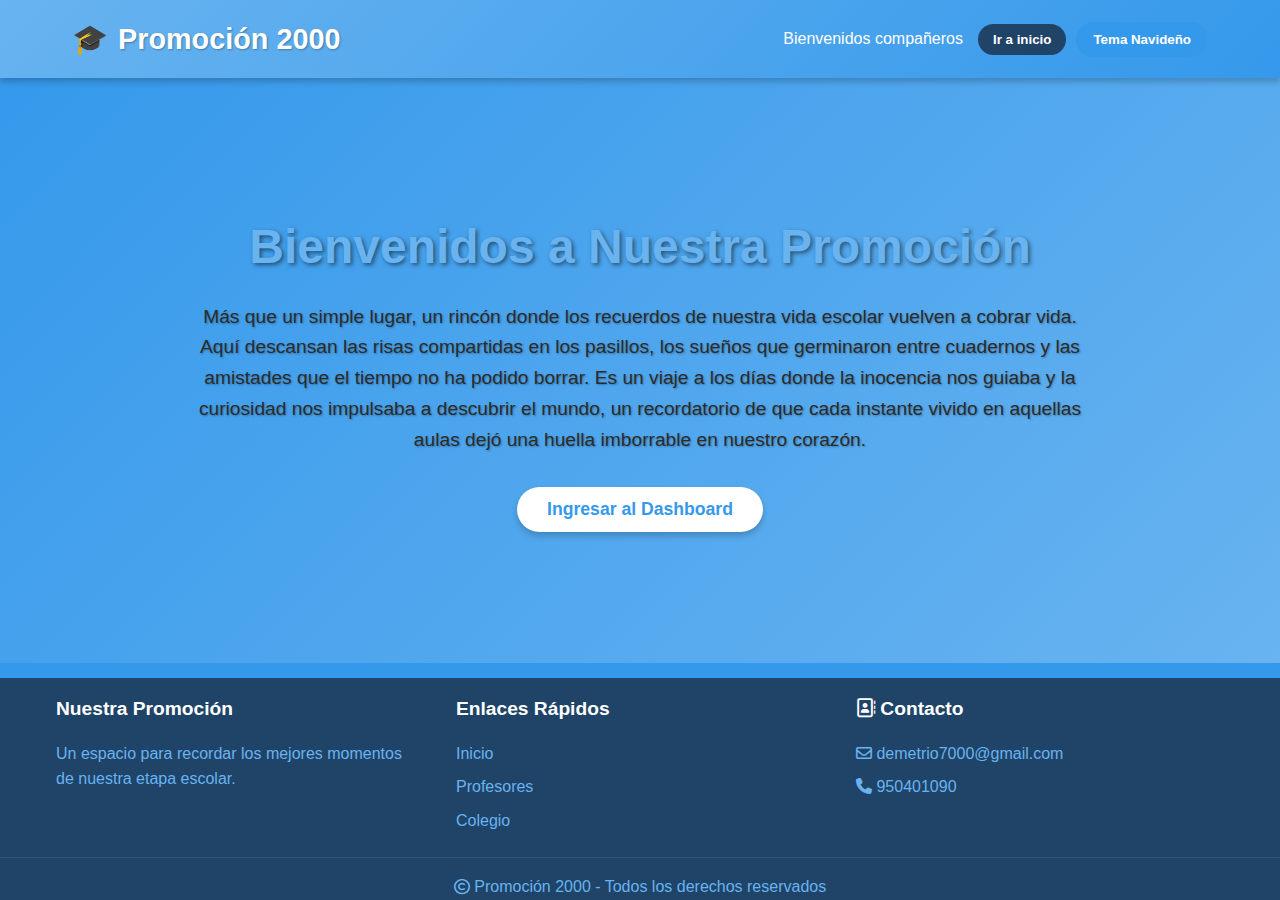
<file: index.html>
<!DOCTYPE html>
<html lang="es">
<head>
    <meta charset="UTF-8">
    <meta name="viewport" content="width=device-width, initial-scale=1.0">
    <title>Bienvenida - Recordatorio de Promoción</title>
    <link rel="stylesheet" href="css/style.css">
</head>
<body>
    <!-- Header cargado dinámicamente -->
    <div id="header-container"></div>
    
    <!-- Contenido principal -->
    <main>
        <section class="welcome-section">
            <div class="welcome-content">
                <h1>Bienvenidos a Nuestra Promoción</h1>
                <p>Más que un simple lugar, un rincón donde los recuerdos de nuestra vida escolar vuelven a cobrar vida. 
                    Aquí descansan las risas compartidas en los pasillos, 
                    los sueños que germinaron entre cuadernos y las amistades que el tiempo no ha podido borrar. 
                    Es un viaje a los días donde la inocencia nos guiaba y la curiosidad nos impulsaba a descubrir el mundo, 
                    un recordatorio de que cada instante vivido en aquellas aulas dejó una huella imborrable en nuestro corazón.</p>
                <a href="dashboard.html"><button class="btn-primary">Ingresar al Dashboard</button></a>
            </div>
        </section>
    </main>
    
    <!-- Footer cargado dinámicamente -->
    <div id="footer-container"></div>
    
    <script src="js/main.js"></script>
    <script src="js/navidad.js"></script>
</body>
</html>
</file>
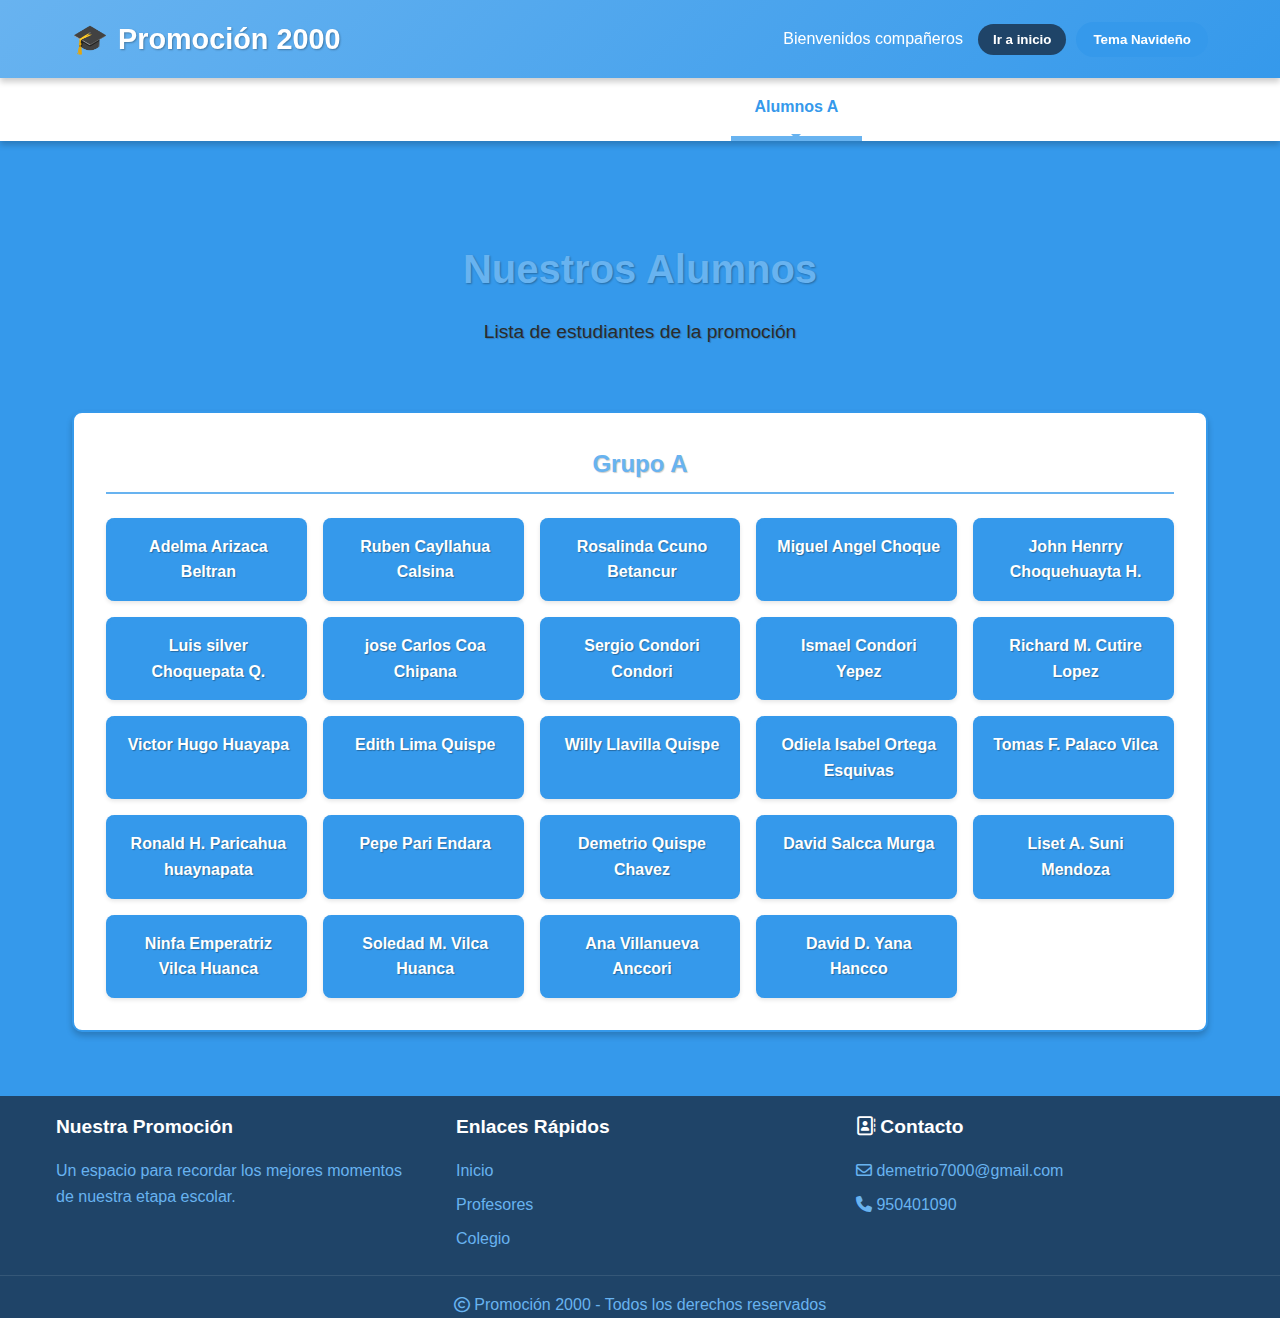
<file: alumnosA.html>
<!DOCTYPE html>
<html lang="es">
<head>
    <meta charset="UTF-8">
    <meta name="viewport" content="width=device-width, initial-scale=1.0, maximum-scale=1.0, user-scalable=no">
    <title>Alumnos - Recordatorio de Promoción</title>
    <link rel="stylesheet" href="css/style.css">
    <link rel="stylesheet" href="css/navigation.css">
<body>
    <div id="header-container"></div>
    <div id="menu-container"></div>
    
    <main class="content-page">
        <div class="page-header">
            <h1>Nuestros Alumnos</h1>
            <p>Lista de estudiantes de la promoción</p>
        </div>
        
        <div class="groups-container">
            <div class="group-section">
                <h2>Grupo A</h2>
                <div class="students-list">
                    <div class="student-card"><a href="#">Adelma Arizaca Beltran</a></div>
                    <div class="student-card"><a href="#">Ruben Cayllahua Calsina</a></div>
                    <div class="student-card"><a href="#">Rosalinda Ccuno Betancur</a></div>
                    <div class="student-card"><a href="#">Miguel Angel Choque</a></div>
                    <div class="student-card"><a href="#">John Henrry Choquehuayta H.</a></div>
                    <div class="student-card"><a href="#">Luis silver Choquepata Q.</a></div>
                    <div class="student-card"><a href="#">jose Carlos Coa Chipana</a></div>
                    <div class="student-card"><a href="#">Sergio Condori Condori</a></div>
                    <div class="student-card"><a href="#">Ismael Condori Yepez</a></div>
                    <div class="student-card"><a href="#">Richard M. Cutire Lopez</a></div>
                    <div class="student-card"><a href="#">Victor Hugo Huayapa</a></div>
                    <div class="student-card"><a href="#">Edith Lima Quispe</a></div>
                    <div class="student-card"><a href="#">Willy Llavilla Quispe</a></div>
                    <div class="student-card"><a href="#">Odiela Isabel Ortega Esquivas</a></div>
                    <div class="student-card"><a href="#">Tomas F. Palaco Vilca</a></div>
                    <div class="student-card"><a href="#">Ronald H. Paricahua huaynapata</a></div>
                    <div class="student-card"><a href="#">Pepe Pari Endara</a></div>
                    <div class="student-card"><a href="#">Demetrio Quispe Chavez</a></div>
                    <div class="student-card"><a href="#">David Salcca Murga</a></div>
                    <div class="student-card"><a href="#">Liset A. Suni Mendoza</a></div>
                    <div class="student-card"><a href="#">Ninfa Emperatriz Vilca Huanca</a></div>                    
                    <div class="student-card"><a href="#">Soledad M. Vilca Huanca</a></div>
                    <div class="student-card"><a href="#">Ana Villanueva Anccori</a></div>
                    <div class="student-card"><a href="#">David D. Yana Hancco</a></div>
                </div>
            </div>
        </div>
    </main>
    
    <div id="footer-container"></div>
    <script src="js/main.js"></script>
    <script src="js/navigation.js"></script>
    <script src="js/navidad.js"></script>
</body>
</html>
</file>
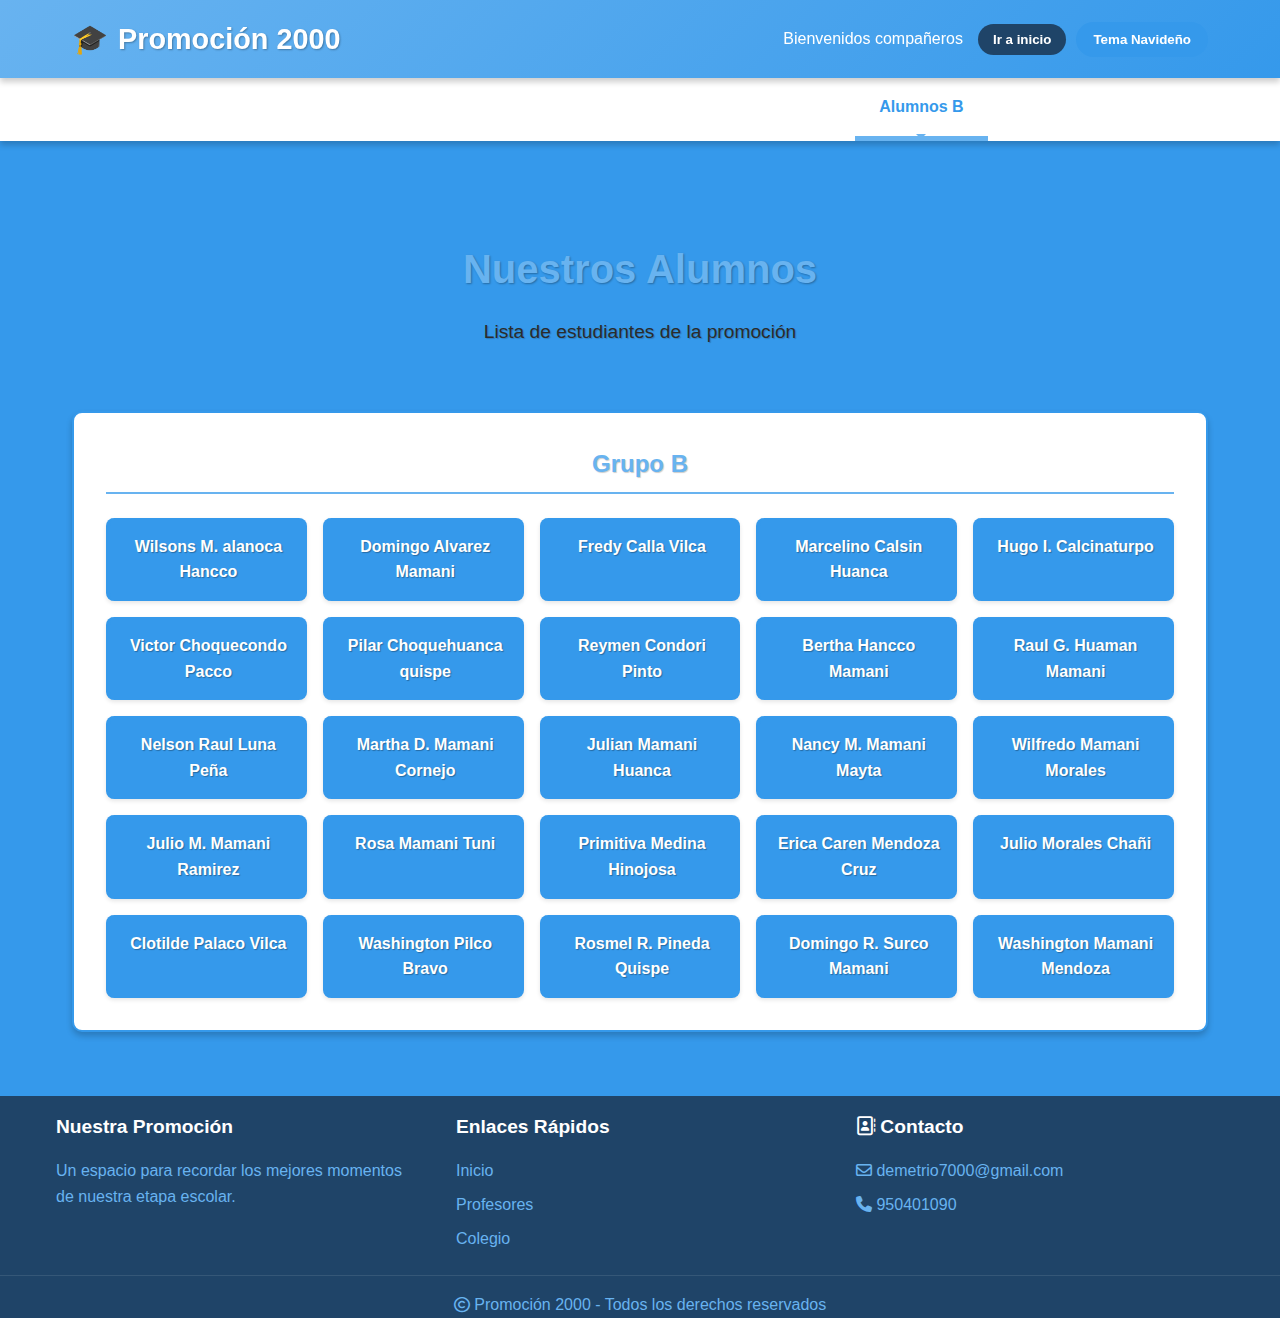
<file: alumnosB.html>
<!DOCTYPE html>
<html lang="es">
<head>
    <meta charset="UTF-8">
    <meta name="viewport" content="width=device-width, initial-scale=1.0, maximum-scale=1.0, user-scalable=no">
    <title>Alumnos - Recordatorio de Promoción</title>
    <link rel="stylesheet" href="css/style.css">
    <link rel="stylesheet" href="css/navigation.css">
</head>
<body>
    <div id="header-container"></div>
    <div id="menu-container"></div>
    
    <main class="content-page">
        <div class="page-header">
            <h1>Nuestros Alumnos</h1>
            <p>Lista de estudiantes de la promoción</p>
        </div>
        
        <div class="groups-container">            
            <div class="group-section">
                <h2>Grupo B</h2>
                <div class="students-list">
                    <div class="student-card"><a href="#">Wilsons M. alanoca Hancco</a></div>
                    <div class="student-card"><a href="#">Domingo Alvarez Mamani</a></div>
                    <div class="student-card"><a href="#">Fredy Calla Vilca</a></div>
                    <div class="student-card"><a href="#">Marcelino Calsin Huanca</a></div>
                    <div class="student-card"><a href="#">Hugo I. Calcinaturpo</a></div>
                    <div class="student-card"><a href="#">Victor Choquecondo Pacco</a></div>
                    <div class="student-card"><a href="#">Pilar Choquehuanca quispe</a></div>
                    <div class="student-card"><a href="#">Reymen Condori Pinto</a></div>
                    <div class="student-card"><a href="#">Bertha Hancco Mamani</a></div>
                    <div class="student-card"><a href="#">Raul G. Huaman Mamani</a></div>
                    <div class="student-card"><a href="#">Nelson Raul Luna Peña</a></div>
                    <div class="student-card"><a href="#">Martha D. Mamani Cornejo</a></div>
                    <div class="student-card"><a href="#">Julian Mamani Huanca</a></div>
                    <div class="student-card"><a href="#">Nancy M. Mamani Mayta</a></div>
                    <div class="student-card"><a href="#">Wilfredo Mamani Morales</a></div>
                    <div class="student-card"><a href="#">Julio M. Mamani Ramirez</a></div>
                    <div class="student-card"><a href="#">Rosa Mamani Tuni</a></div>
                    <div class="student-card"><a href="#">Primitiva Medina Hinojosa</a></div>
                    <div class="student-card"><a href="#">Erica Caren Mendoza Cruz</a></div>
                    <div class="student-card"><a href="#">Julio Morales Chañi</a></div>
                    <div class="student-card"><a href="#">Clotilde Palaco Vilca</a></div>
                    <div class="student-card"><a href="#">Washington Pilco Bravo</a></div>
                    <div class="student-card"><a href="#">Rosmel R. Pineda Quispe</a></div>
                    <div class="student-card"><a href="#">Domingo R. Surco Mamani</a></div>
                    <div class="student-card"><a href="#">Washington Mamani Mendoza</a></div>
                </div>
            </div>
        </div>
    </main>
    
    <div id="footer-container"></div>
    <script src="js/main.js"></script>
    <script src="js/navigation.js"></script>
    <script src="js/navidad.js"></script>
</body>
</html>
</file>
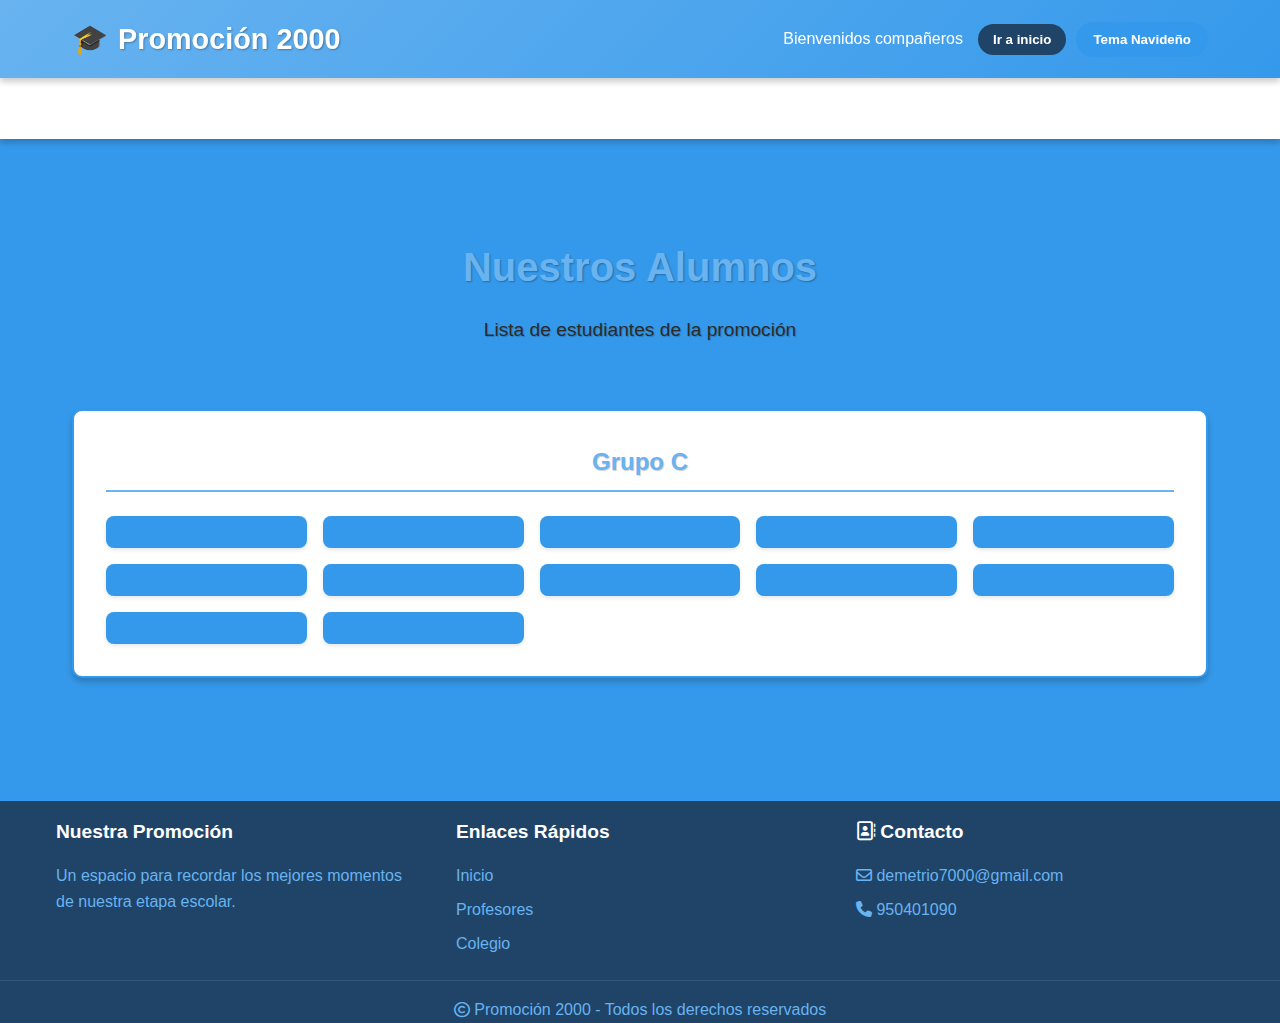
<file: alumnosC.html>
<!DOCTYPE html>
<html lang="es">
<head>
    <meta charset="UTF-8">
    <meta name="viewport" content="width=device-width, initial-scale=1.0, maximum-scale=1.0, user-scalable=no">
    <title>Alumnos - Recordatorio de Promoción</title>
    <link rel="stylesheet" href="css/style.css">
    <link rel="stylesheet" href="css/navigation.css">
</head>
<body>
    <div id="header-container"></div>
    <div id="menu-container"></div>
    
    <main class="content-page">
        <div class="page-header">
            <h1>Nuestros Alumnos</h1>
            <p>Lista de estudiantes de la promoción</p>
        </div>
        
        <div class="groups-container">
            <div class="group-section">
                <h2>Grupo C</h2>
                <div class="students-list">
                    <div class="student-card"></div>
                    <div class="student-card"></div>
                    <div class="student-card"></div>
                    <div class="student-card"></div>
                    <div class="student-card"></div>
                    <div class="student-card"></div>
                    <div class="student-card"></div>
                    <div class="student-card"></div>
                    <div class="student-card"></div>
                    <div class="student-card"></div>
                    <div class="student-card"></div>
                    <div class="student-card"></div>
                </div>
            </div>
        </div>
    </main>
    
    <div id="footer-container"></div>
    <script src="js/main.js"></script>
    <script src="js/navigation.js"></script>
    <script src="js/navidad.js"></script>
</body>
</html>
</file>
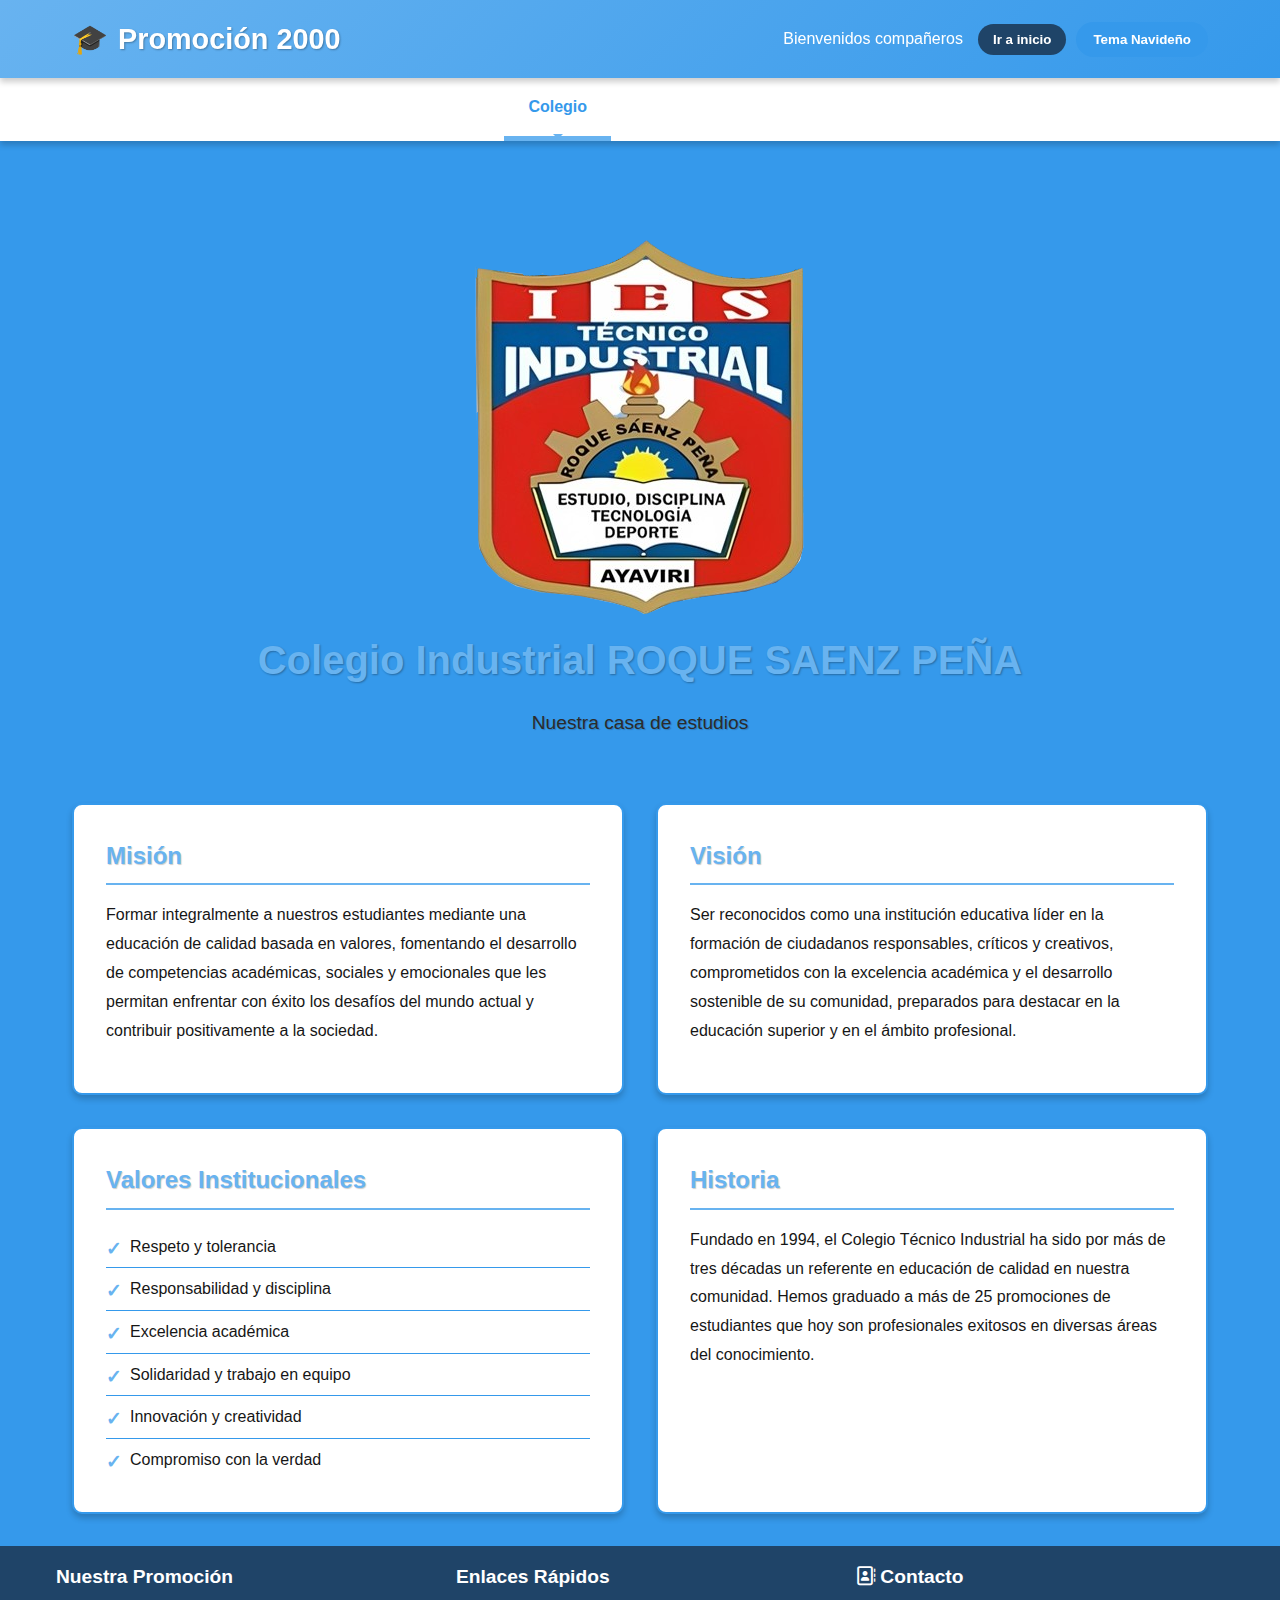
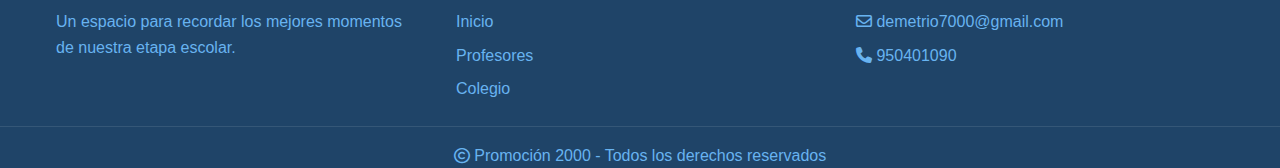
<file: colegio.html>
<!DOCTYPE html>
<html lang="es">
<head>
    <meta charset="UTF-8">
    <meta name="viewport" content="width=device-width, initial-scale=1.0, maximum-scale=1.0, user-scalable=no">
    <title>Colegio - Recordatorio de Promoción</title>
    <link rel="stylesheet" href="css/style.css">
</head>
<body>
    <div id="header-container"></div>
    <div id="menu-container"></div>
    
    <main class="content-page">
        <div class="page-header">
            <img src="img/IESTI.png" alt="insignia del colegio" class="school-logo">
            <h1>Colegio Industrial ROQUE SAENZ PEÑA</h1>
            <p>Nuestra casa de estudios</p>
        </div>
        
        <div class="school-info">
            <div class="info-section">
                <h2>Misión</h2>
                <p>Formar integralmente a nuestros estudiantes mediante una educación de calidad basada en valores, 
                    fomentando el desarrollo de competencias académicas, 
                    sociales y emocionales que les permitan enfrentar con éxito los desafíos del mundo actual y contribuir positivamente a la sociedad.</p>
            </div>
            
            <div class="info-section">
                <h2>Visión</h2>
                <p>Ser reconocidos como una institución educativa líder en la formación de ciudadanos responsables, 
                    críticos y creativos, comprometidos con la excelencia académica y el desarrollo sostenible de su comunidad, 
                    preparados para destacar en la educación superior y en el ámbito profesional.</p>
            </div>
            
            <div class="info-section">
                <h2>Valores Institucionales</h2>
                <ul class="values-list">
                    <li>Respeto y tolerancia</li>
                    <li>Responsabilidad y disciplina</li>
                    <li>Excelencia académica</li>
                    <li>Solidaridad y trabajo en equipo</li>
                    <li>Innovación y creatividad</li>
                    <li>Compromiso con la verdad</li>
                </ul>
            </div>
            
            <div class="info-section">
                <h2>Historia</h2>
                <p>Fundado en 1994, el Colegio Técnico Industrial ha sido por más de tres décadas un referente en educación de calidad en nuestra comunidad.
                     Hemos graduado a más de 25 promociones de estudiantes que hoy son profesionales exitosos en diversas áreas del conocimiento.</p>
            </div>
        </div>
    </main>
    
    <div id="footer-container"></div>
    <script src="js/main.js"></script>
    <script src="js/navidad.js"></script>
</body>
</html>
</file>
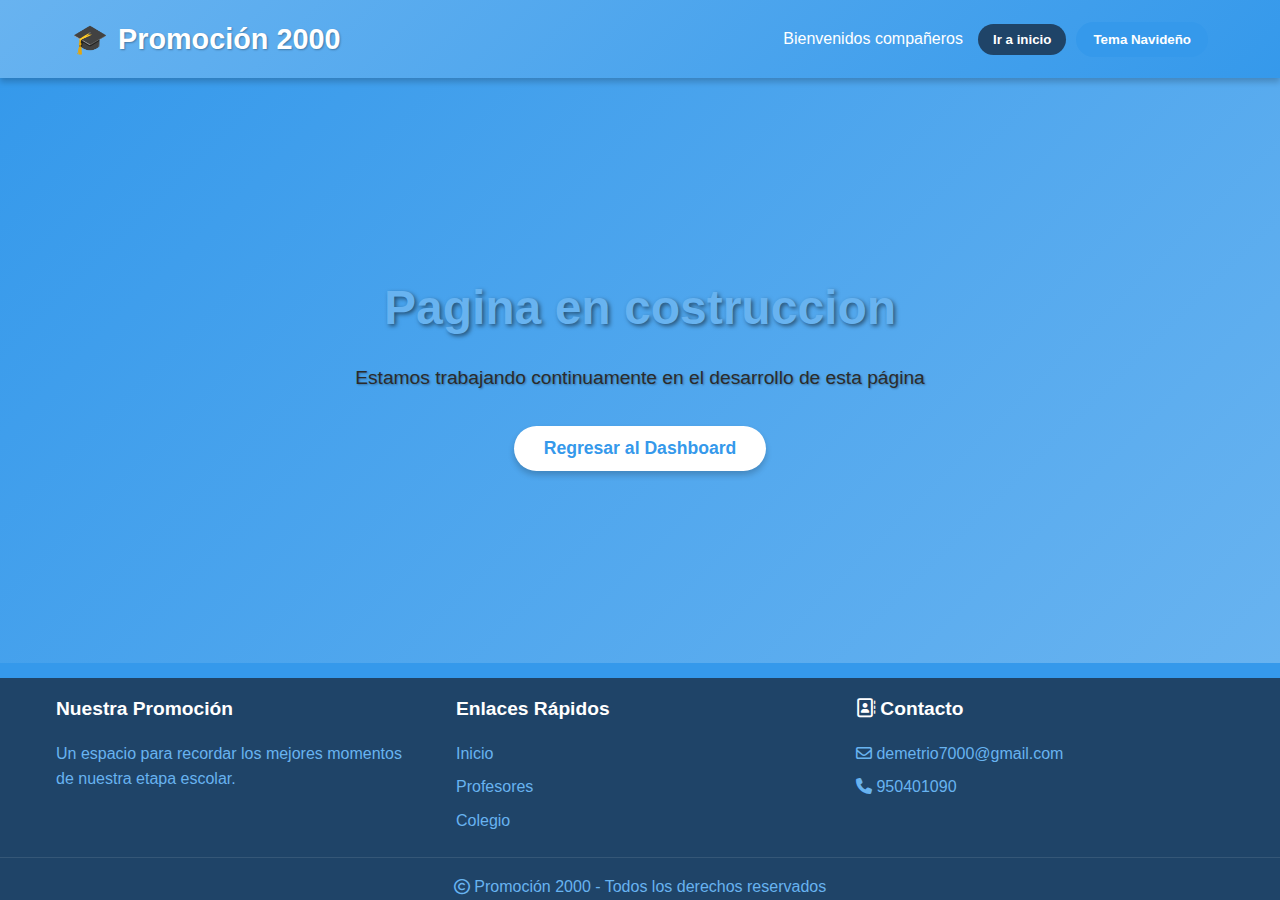
<file: construccion.html>
<!DOCTYPE html>
<html lang="es">
<head>
    <meta charset="UTF-8">
    <meta name="viewport" content="width=device-width, initial-scale=1.0">
    <title>Bienvenida - Recordatorio de Promoción</title>
    <link rel="stylesheet" href="css/style.css">
    <link rel="stylesheet" href="css/navigation.css">
</head>
<body>
    <!-- Header cargado dinámicamente -->
    <div id="header-container"></div>
    
    <!-- Contenido principal -->
    <main>
        <section class="welcome-section">
            <div class="welcome-content">
                <h1>Pagina en costruccion</h1>
                <p>Estamos trabajando continuamente en el desarrollo de esta página</p>
                <a href="dashboard.html"><button class="btn-primary">Regresar al Dashboard</button></a>
            </div>
        </section>
    </main>
    
    <!-- Footer cargado dinámicamente -->
    <div id="footer-container"></div>
    
    <script src="js/main.js"></script>
    <script src="js/navigation.js"></script>
    <script src="js/navidad.js"></script>
</body>
</html>
</file>
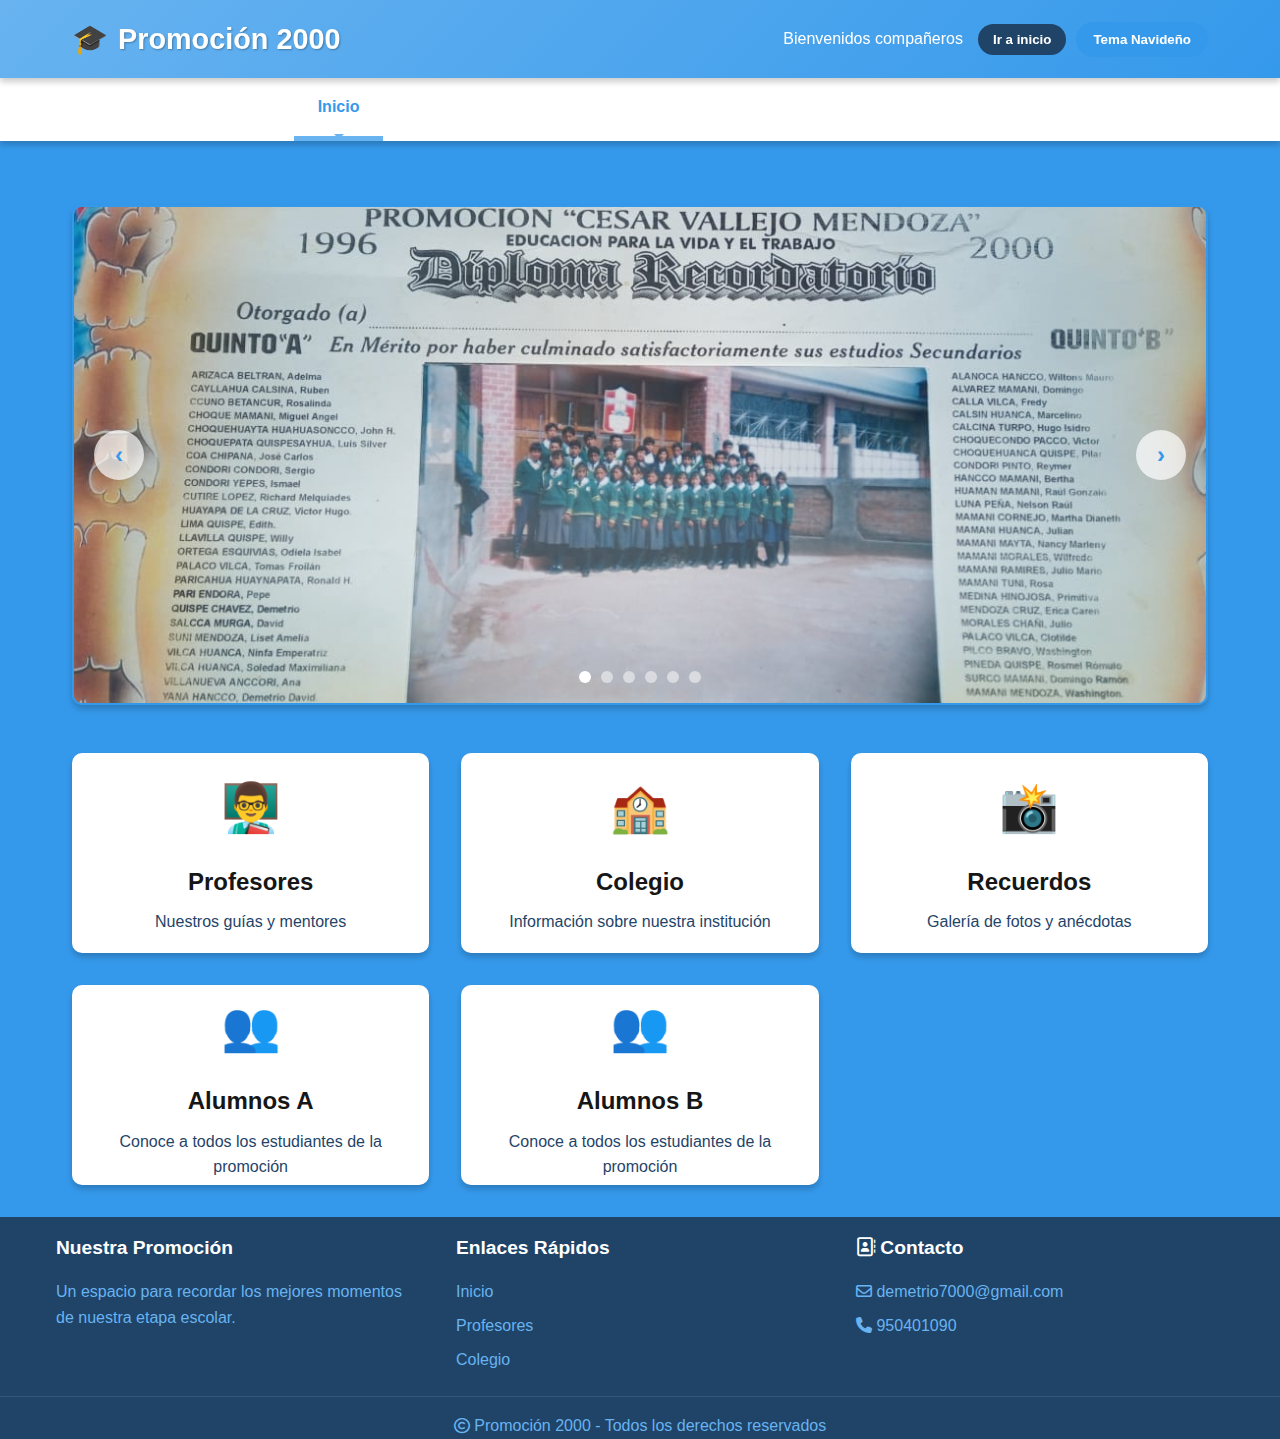
<file: dashboard.html>
<!DOCTYPE html>
<html lang="es">
<head>
    <meta charset="UTF-8">
    <meta name="viewport" content="width=device-width, initial-scale=1.0, maximum-scale=1.0, user-scalable=no">
    <title>Dashboard - Recordatorio de Promoción</title>
    <link rel="stylesheet" href="css/style.css">
    <link rel="stylesheet" href="css/dashboard.css">
    <link rel="stylesheet" href="css/navigation.css">
</head>
<body>
    <!-- Header cargado dinámicamente -->
    <div id="header-container"></div>
    
    <!-- Menú cargado dinámicamente -->
    <div id="menu-container"></div>
    
    <!-- Contenido principal -->
    <main class="dashboard-main">
        <div class="dashboard-content">
            <!-- Carrusel de imágenes -->
            <div class="dashboard-image-slider">
                <div class="slider-container">
                    <div class="slide active">
                        <img src="img/promo1.jpg" alt="Promoción 1">
                    </div>
                    <div class="slide">
                        <img src="img/promo2.jpg" alt="Promoción 2">
                    </div>
                    <div class="slide">
                        <img src="img/promo3.jpg" alt="Promoción 3">
                    </div>
                    <div class="slide">
                        <img src="img/promo4.jpg" alt="Promoción 4">
                    </div>
                    <div class="slide">
                        <img src="img/promo5.jpg" alt="Promoción 5">
                    </div>
                    <div class="slide">
                        <img src="img/promo6.jpg" alt="Promoción 6">
                    </div>
                </div>
                <button class="slider-btn prev-btn">‹</button>
                <button class="slider-btn next-btn">›</button>
                <div class="slider-dots"></div>
            </div>
            
            <!-- Paneles de navegación -->
            <div class="panels-container">
                <a href="profesores.html" class="panel">
                    <div class="panel-content">
                        <div class="panel-icon">👨‍🏫</div>
                        <h3>Profesores</h3>
                        <p>Nuestros guías y mentores</p>
                    </div>
                </a>
                
                <a href="colegio.html" class="panel">
                    <div class="panel-content">
                        <div class="panel-icon">🏫</div>
                        <h3>Colegio</h3>
                        <p>Información sobre nuestra institución</p>
                    </div>
                </a>
                
                <a href="recuerdos.html" class="panel">
                    <div class="panel-content">
                        <div class="panel-icon">📸</div>
                        <h3>Recuerdos</h3>
                        <p>Galería de fotos y anécdotas</p>
                    </div>
                </a>

                <a href="alumnosA.html" class="panel">
                    <div class="panel-content">
                        <div class="panel-icon">👥</div>
                        <h3>Alumnos A</h3>
                        <p>Conoce a todos los estudiantes de la promoción</p>
                    </div>
                </a>

                <a href="alumnosB.html" class="panel">
                    <div class="panel-content">
                        <div class="panel-icon">👥</div>
                        <h3>Alumnos B</h3>
                        <p>Conoce a todos los estudiantes de la promoción</p>
                    </div>
                </a>
                
            </div>
        </div>
    </main>
    
    <!-- Footer cargado dinámicamente -->
    <div id="footer-container"></div>
    
    <script src="js/main.js"></script>
    <script src="js/dashboard.js"></script>
    <script src="js/navigation.js"></script>
    <script src="js/navidad.js"></script>
</body>
</html>
</file>
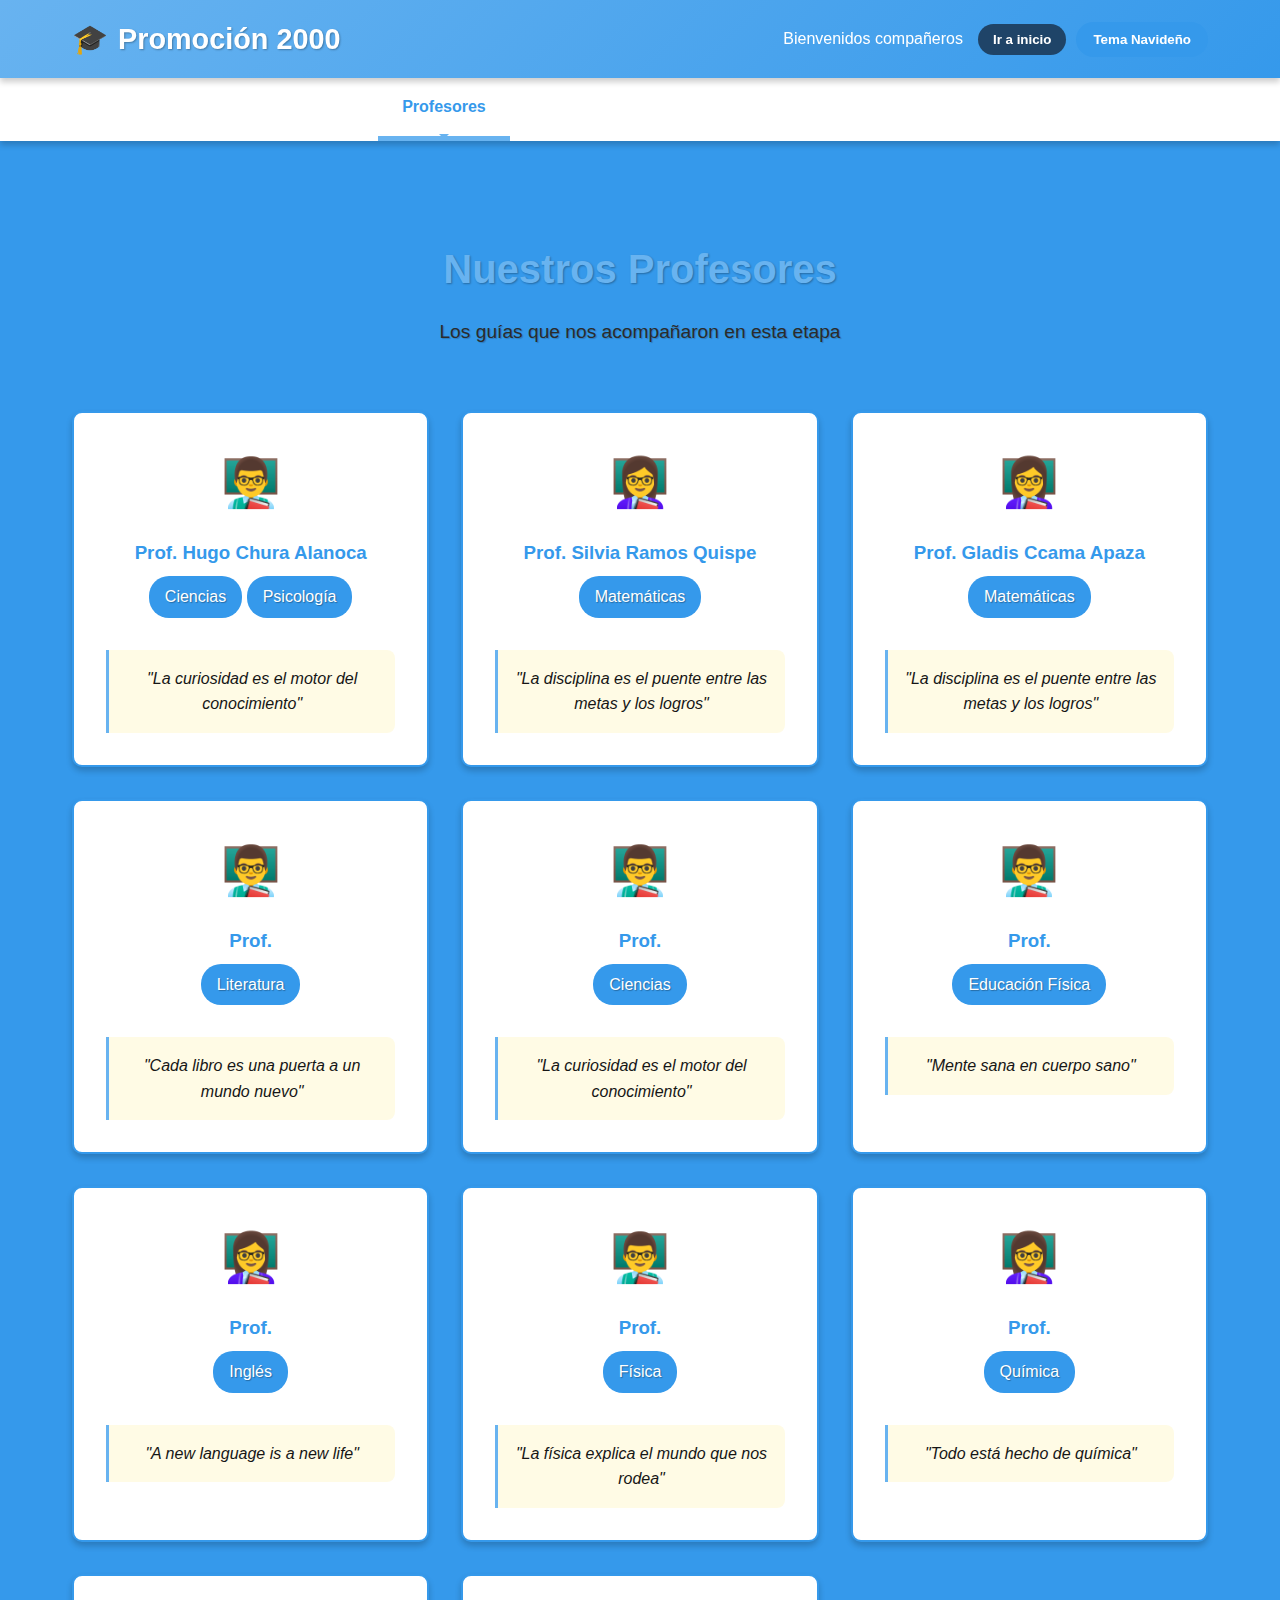
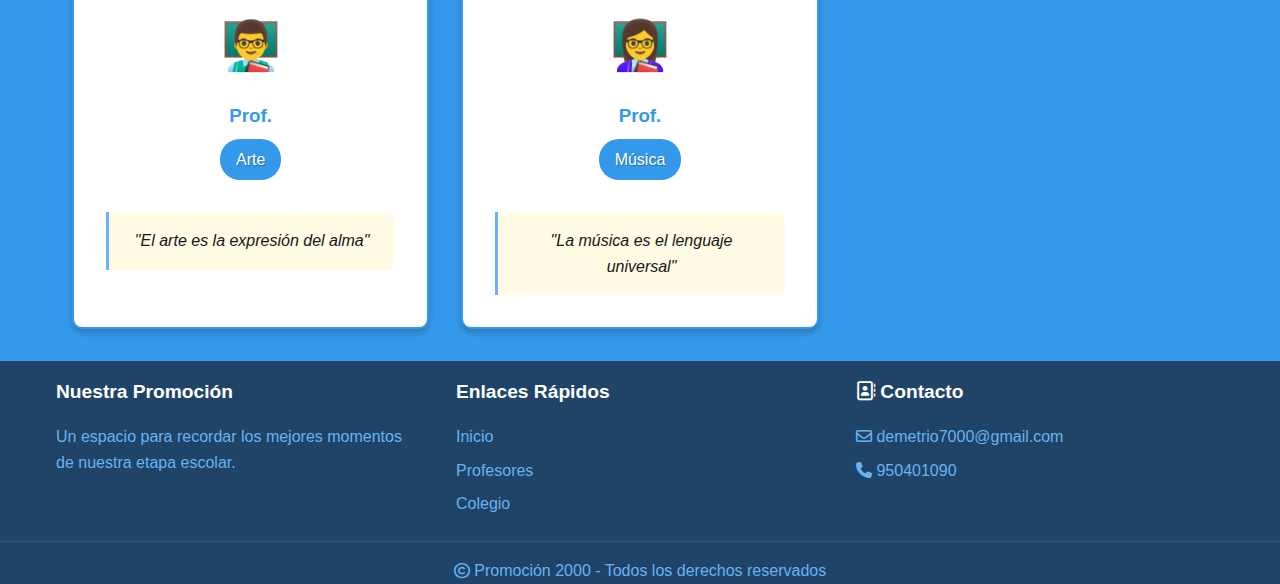
<file: profesores.html>
<!DOCTYPE html>
<html lang="es">
<head>
    <meta charset="UTF-8">
    <meta name="viewport" content="width=device-width, initial-scale=1.0, maximum-scale=1.0, user-scalable=no">
    <title>Profesores - Recordatorio de Promoción</title>
    <link rel="stylesheet" href="css/style.css">
    <link rel="stylesheet" href="css/navigation.css">
</head>
<body>
    <div id="header-container"></div>
    <div id="menu-container"></div>
    
    <main class="content-page">
        <div class="page-header">
            <h1>Nuestros Profesores</h1>
            <p>Los guías que nos acompañaron en esta etapa</p>
        </div>
        
        <div class="teachers-container">
            
            <div class="teacher-card">
                <div class="teacher-avatar">👨‍🏫</div>
                <h3>Prof. Hugo Chura Alanoca</h3>
                <p class="subject">Ciencias</p>
                <p class="subject">Psicología</p>
                <p class="quote">"La curiosidad es el motor del conocimiento"</p>
            </div>

            <div class="teacher-card">
                <div class="teacher-avatar">👩‍🏫</div>
                <h3>Prof. Silvia Ramos Quispe</h3>
                <p class="subject">Matemáticas</p>
                <p class="quote">"La disciplina es el puente entre las metas y los logros"</p>
            </div>

            <div class="teacher-card">
                <div class="teacher-avatar">👩‍🏫</div>
                <h3>Prof. Gladis Ccama Apaza</h3>
                <p class="subject">Matemáticas</p>
                <p class="quote">"La disciplina es el puente entre las metas y los logros"</p>
            </div>
            
            <div class="teacher-card">
                <div class="teacher-avatar">👨‍🏫</div>
                <h3>Prof. </h3>
                <p class="subject">Literatura</p>
                <p class="quote">"Cada libro es una puerta a un mundo nuevo"</p>
            </div>
            
            <div class="teacher-card">
                <div class="teacher-avatar">👨‍🏫</div>
                <h3>Prof. </h3>
                <p class="subject">Ciencias</p>
                <p class="quote">"La curiosidad es el motor del conocimiento"</p>
            </div>
            
            <div class="teacher-card">
                <div class="teacher-avatar">👨‍🏫</div>
                <h3>Prof. </h3>
                <p class="subject">Educación Física</p>
                <p class="quote">"Mente sana en cuerpo sano"</p>
            </div>
            
            <div class="teacher-card">
                <div class="teacher-avatar">👩‍🏫</div>
                <h3>Prof. </h3>
                <p class="subject">Inglés</p>
                <p class="quote">"A new language is a new life"</p>
            </div>
            
            <div class="teacher-card">
                <div class="teacher-avatar">👨‍🏫</div>
                <h3>Prof. </h3>
                <p class="subject">Física</p>
                <p class="quote">"La física explica el mundo que nos rodea"</p>
            </div>
            
            <div class="teacher-card">
                <div class="teacher-avatar">👩‍🏫</div>
                <h3>Prof. </h3>
                <p class="subject">Química</p>
                <p class="quote">"Todo está hecho de química"</p>
            </div>
            
            <div class="teacher-card">
                <div class="teacher-avatar">👨‍🏫</div>
                <h3>Prof. </h3>
                <p class="subject">Arte</p>
                <p class="quote">"El arte es la expresión del alma"</p>
            </div>
            
            <div class="teacher-card">
                <div class="teacher-avatar">👩‍🏫</div>
                <h3>Prof. </h3>
                <p class="subject">Música</p>
                <p class="quote">"La música es el lenguaje universal"</p>
            </div>
        </div>
    </main>
    
    <div id="footer-container"></div>
    <script src="js/main.js"></script>
    <script src="js/navigation.js"></script>
    <script src="js/navidad.js"></script>
</body>
</html>
</file>
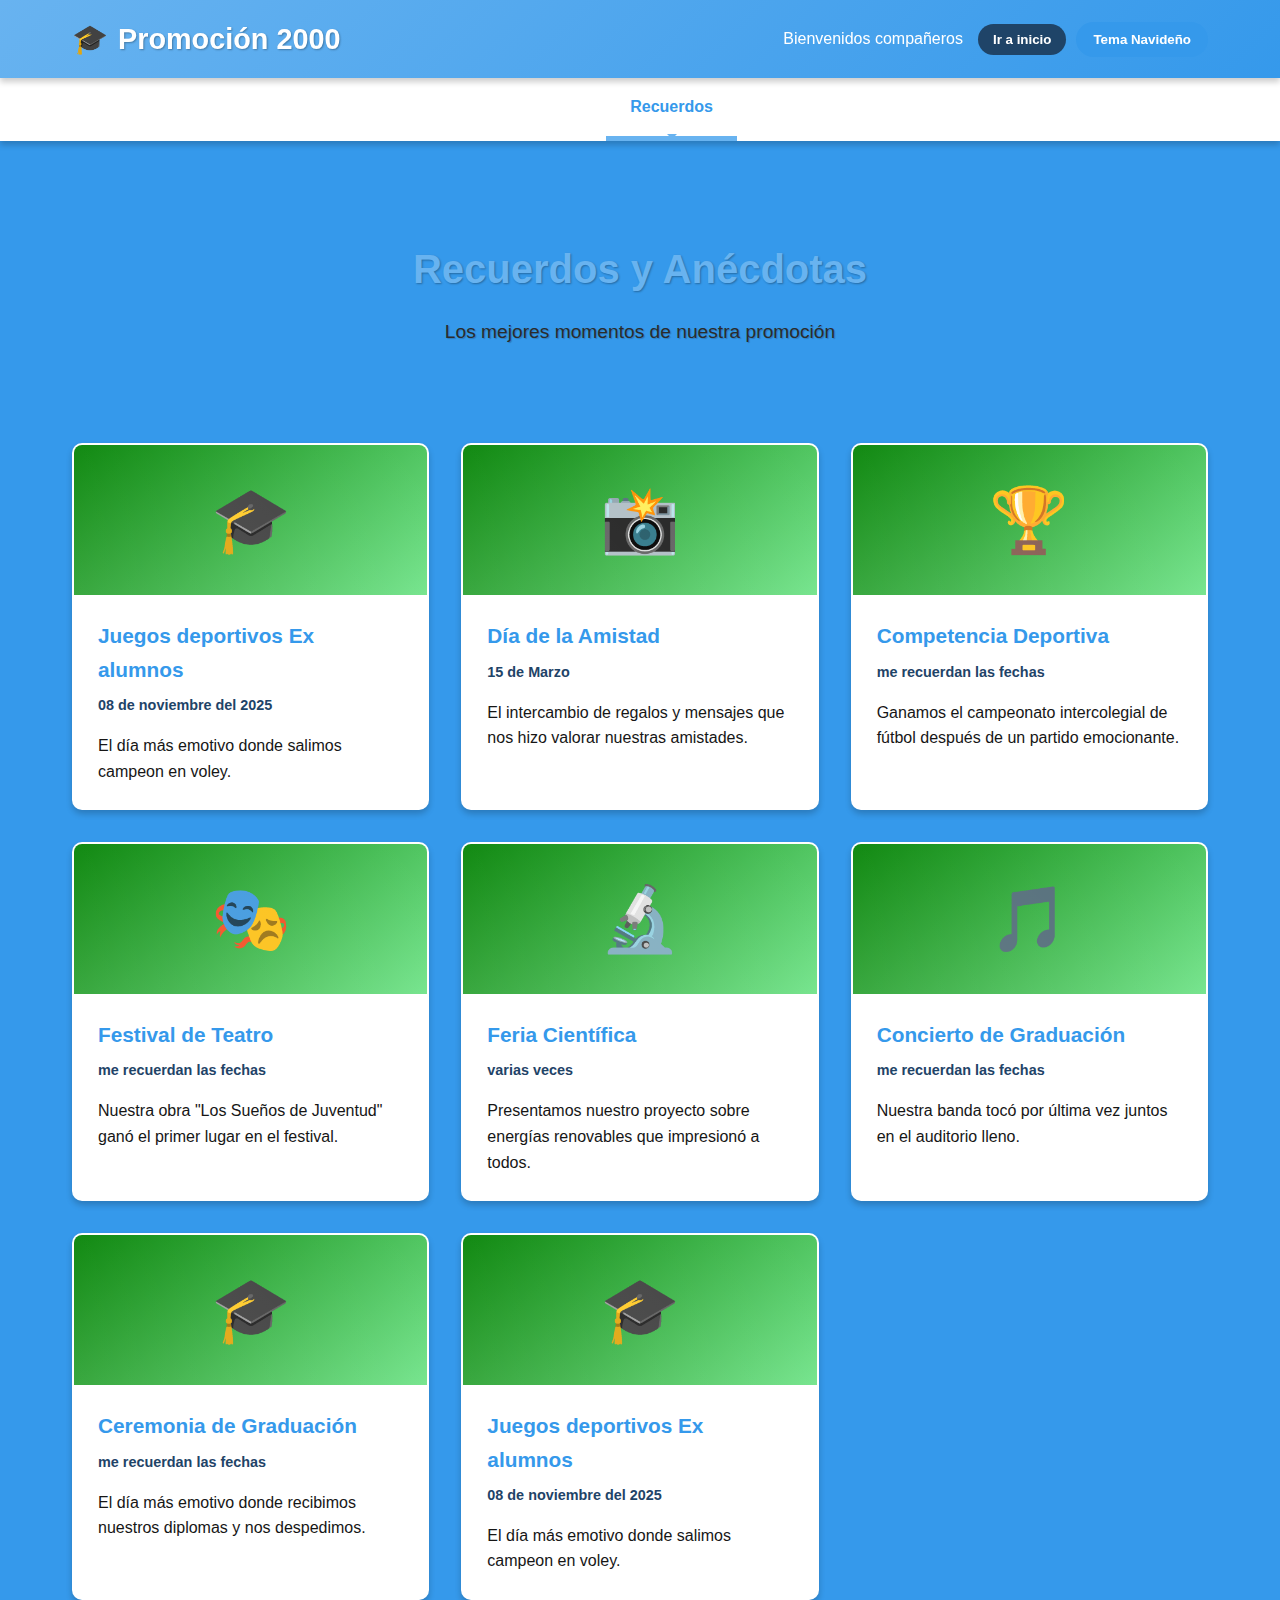
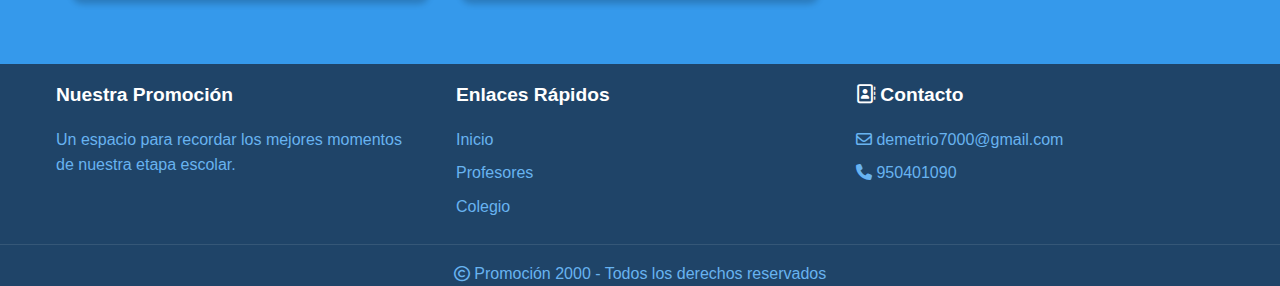
<file: recuerdos.html>
<!DOCTYPE html>
<html lang="es">
<head>
    <meta charset="UTF-8">
    <meta name="viewport" content="width=device-width, initial-scale=1.0, maximum-scale=1.0, user-scalable=no">
    <title>Recuerdos - Recordatorio de Promoción</title>
    <link rel="stylesheet" href="css/style.css">
    <link rel="stylesheet" href="css/gallery.css">
    <link rel="stylesheet" href="css/navigation.css">
</head>
<body>
    <div id="header-container"></div>
    <div id="menu-container"></div>
    
    <main class="content-page">
        <div class="page-header">
            <h1>Recuerdos y Anécdotas</h1>
            <p>Los mejores momentos de nuestra promoción</p>
        </div>
        
        <div class="gallery-container">
            <a href="rec/2025-11-08.html" class="memory-link">            
                <div class="memory-card">
                    <div class="memory-image">🎓</div>
                    <div class="memory-content">
                        <h3>Juegos deportivos Ex alumnos</h3>
                        <p class="memory-date">08 de noviembre del 2025</p>
                        <p class="memory-text">El día más emotivo donde salimos campeon en voley.</p>
                    </div>
                </div>
            </a>

            <div class="memory-card">
                <div class="memory-image">📸</div>
                <div class="memory-content">
                    <h3>Día de la Amistad</h3>
                    <p class="memory-date">15 de Marzo</p>
                    <p class="memory-text">El intercambio de regalos y mensajes que nos hizo valorar nuestras amistades.</p>
                </div>
            </div>
            
            <div class="memory-card">
                <div class="memory-image">🏆</div>
                <div class="memory-content">
                    <h3>Competencia Deportiva</h3>
                    <p class="memory-date">me recuerdan las fechas</p>
                    <p class="memory-text">Ganamos el campeonato intercolegial de fútbol después de un partido emocionante.</p>
                </div>
            </div>
            
            <div class="memory-card">
                <div class="memory-image">🎭</div>
                <div class="memory-content">
                    <h3>Festival de Teatro</h3>
                    <p class="memory-date">me recuerdan las fechas</p>
                    <p class="memory-text">Nuestra obra "Los Sueños de Juventud" ganó el primer lugar en el festival.</p>
                </div>
            </div>
            
            <div class="memory-card">
                <div class="memory-image">🔬</div>
                <div class="memory-content">
                    <h3>Feria Científica</h3>
                    <p class="memory-date">varias veces</p>
                    <p class="memory-text">Presentamos nuestro proyecto sobre energías renovables que impresionó a todos.</p>
                </div>
            </div>
            
            <div class="memory-card">
                <div class="memory-image">🎵</div>
                <div class="memory-content">
                    <h3>Concierto de Graduación</h3>
                    <p class="memory-date">me recuerdan las fechas</p>
                    <p class="memory-text">Nuestra banda tocó por última vez juntos en el auditorio lleno.</p>
                </div>
            </div>
            
            <div class="memory-card">
                <div class="memory-image">🎓</div>
                <div class="memory-content">
                    <h3>Ceremonia de Graduación</h3>
                    <p class="memory-date">me recuerdan las fechas</p>
                    <p class="memory-text">El día más emotivo donde recibimos nuestros diplomas y nos despedimos.</p>
                </div>
            </div>
            
            <div class="memory-card">
                <div class="memory-image">🎓</div>
                <div class="memory-content">
                    <h3>Juegos deportivos Ex alumnos</h3>
                    <p class="memory-date">08 de noviembre del 2025</p>
                    <p class="memory-text">El día más emotivo donde salimos campeon en voley.</p>
                </div>
            </div>
        </div>
    </main>
    
    <div id="footer-container"></div>
    <script src="js/main.js"></script>
    <script src="js/gallery.js"></script>
    <script src="js/navigation.js"></script>
    <script src="js/navidad.js"></script>
</body>
</html>
</file>
<file: css/style.css>
/* [file name]: styles.css - CORRECCIÓN DE COLORES DE TEXTO */
/* Variables CSS para el sistema de temas */
:root {
  /* Colores base que se mantienen */
  --shadow: 0 4px 6px rgba(0, 0, 0, 0.2);
  --white: #FFFFFF;
  --black: #161616;
  
  /* Variables para tema normal (azul) */
  --primary-color: #3599eb;
  --secondary-color: #1f4468;
  --accent-color: #68b3f0;
  --light-accent: #e6f2ff;
  --text-color: #161616;
  --text-light: #2b2b2b;
  --text-on-dark: #FFFFFF;
  --card-bg: #FFFFFF;
  --hover-color: #2a7bc8;
  --button-bg: #1f4468;
  --button-hover: #15314d;
  --header-bg: linear-gradient(135deg, #68b3f0, #3599eb);
  --footer-bg: #1f4468;
  --menu-bg: #FFFFFF;
  --welcome-bg: linear-gradient(135deg, #3599eb, #68b3f0);
  --btn-primary-bg: #FFFFFF;
  --btn-primary-color: #3599eb;
  --student-card-bg: #3599eb;
  --student-card-hover: rgb(129, 209, 9);
  --teacher-card-hover: rgb(217, 253, 217);
  --memory-card-hover: rgb(217, 253, 217);
  --memory-image-bg: linear-gradient(135deg, green, rgb(116, 228, 140));
  --border-color: #3599eb;
  --construction-color: #3599eb;
}

/* Tema navideño COMPLETO - CORREGIDO PARA MEJOR CONTRASTE */
.christmas-theme {
  --primary-color: #006400; /* Verde oscuro */
  --secondary-color: #8B0000; /* Rojo oscuro */
  --accent-color: #FFD700; /* Amarillo dorado - PRINCIPAL PARA TEXTO */
  --accent-light: #FFF8DC; /* Amarillo muy claro */
  --light-accent: #f8f8e0; /* Amarillo claro */
  --text-color: #FFD700; /* Amarillo para texto principal */
  --text-light: #FFF8DC; /* Amarillo claro para texto secundario */
  --text-on-dark: #FFD700; /* Amarillo para texto sobre fondos oscuros */
  --card-bg: #a16a6a; /* Marrón claro */
  --hover-color: #004d00; /* Verde más oscuro */
  --button-bg: #8B0000; /* Rojo oscuro */
  --button-hover: #660000; /* Rojo más oscuro */
  --header-bg: linear-gradient(135deg, #8B0000, #006400); /* Rojo a verde */
  --footer-bg: #006400; /* Verde oscuro */
  --menu-bg: #e1f8e0; /* Amarillo claro */
  --welcome-bg: linear-gradient(135deg, #006400, #8B0000); /* Verde a rojo */
  --btn-primary-bg: #FFD700; /* Amarillo */
  --btn-primary-color: #8B0000; /* Rojo oscuro */
  --student-card-bg: #8B0000; /* Rojo */
  --student-card-hover: #FFD700; /* Amarillo */
  --teacher-card-hover: #f0fff0; /* Verde muy claro */
  --memory-card-hover: #f0fff0; /* Verde muy claro */
  --memory-image-bg: linear-gradient(135deg, #8B0000, #006400); /* Rojo a verde */
  --border-color: #FFD700; /* Amarillo */
  --construction-color: #8B0000; /* Rojo */
}

/* Reset y estilos base */
* {
    margin: 0;
    padding: 0;
    box-sizing: border-box;
}

body {
    font-family: 'Segoe UI', Tahoma, Geneva, Verdana, sans-serif;
    line-height: 1.6;
    color: var(--text-color);
    background-color: var(--primary-color);
    margin: 0;
    width: 100%;
    overflow-x: hidden;
    transition: all 0.5s ease;
}

.main-container {
    width: 100%;
    max-width: 1200px;
    margin: 0 auto;
    padding: 0 1rem;
}

.hidden {
    display: none !important;
}

/* Estilos para la sección de bienvenida */
.welcome-section {
    display: flex;
    justify-content: center;
    align-items: center;
    height: 65vh;
    background: var(--welcome-bg);
    text-align: center;
    color: var(--text-on-dark);
    margin: 0;
    padding: 0;
}

.welcome-content h1 {
    font-size: 3rem;
    margin-bottom: 1rem;
    text-shadow: 2px 2px 4px rgba(0, 0, 0, 0.5);
    color: var(--accent-color);
}

.welcome-content p {
    font-size: 1.2rem;
    margin-bottom: 2rem;
    max-width: 900px;
    color: var(--text-light);
    text-shadow: 1px 1px 2px rgba(0, 0, 0, 0.3);
}

.btn-primary {
    background-color: var(--btn-primary-bg);
    color: var(--btn-primary-color);
    border: none;
    padding: 12px 30px;
    font-size: 1.1rem;
    border-radius: 30px;
    cursor: pointer;
    transition: all 0.3s ease;
    box-shadow: var(--shadow);
    font-weight: bold;
}

.btn-primary:hover {
    transform: translateY(-3px);
    box-shadow: 0 6px 12px rgba(0, 0, 0, 0.15);
}

/* Estilos para páginas de contenido */
.content-page {
    padding: 2rem;
    max-width: 1200px;
    margin: 0 auto;
    min-height: 70vh;
    width: 100%; 
    color: var(--text-color);
}

.page-header {
    text-align: center;
    margin-bottom: 2rem;
    padding: 2rem 0;
    max-width: 1200px;
    margin-left: auto;
    margin-right: auto;
}

.page-header h1 {
    color: var(--accent-color);
    font-size: 2.5rem;
    margin-bottom: 1rem;
    text-shadow: 1px 1px 2px rgba(0, 0, 0, 0.3);
}

.page-header p {
    color: var(--text-light);
    font-size: 1.2rem;
    text-shadow: 1px 1px 1px rgba(0, 0, 0, 0.2);
}

/* Estilos específicos para alumnos */
.groups-container {
    display: grid;
    grid-template-columns: repeat(auto-fit, minmax(350px, 1fr));
    gap: 2rem;
    margin-bottom: 2rem;
    max-width: 1200px;
    margin-left: auto;
    margin-right: auto;
}

.group-section {
    background: var(--card-bg);
    padding: 2rem;
    border-radius: 10px;
    box-shadow: var(--shadow);
    width: 100%;
    border: 2px solid var(--border-color);
}

.group-section h2 {
    color: var(--accent-color);
    margin-bottom: 1.5rem;
    text-align: center;
    border-bottom: 2px solid var(--accent-color);
    padding-bottom: 0.5rem;
    text-shadow: 1px 1px 1px rgba(0, 0, 0, 0.2);
}

.students-list {
    display: grid;
    grid-template-columns: repeat(auto-fill, minmax(200px, 1fr));
    gap: 1rem;
}

.student-card {
    background: var(--student-card-bg);
    padding: 1rem;
    border-radius: 8px;
    text-align: center;
    transition: all 0.3s ease;
    border-left: 4px solid var(--border-color);
    box-shadow: 0 2px 4px rgba(0, 0, 0, 0.1);
}

.student-card a {
    color: var(--text-on-dark);
    text-decoration: none;
    font-weight: 600;
    text-shadow: 1px 1px 1px rgba(0, 0, 0, 0.3);
}

.student-card:hover a {
    color: var(--student-card-hover);
}

/* Estilos específicos para profesores */
.teachers-container {
    display: grid;
    grid-template-columns: repeat(auto-fit, minmax(280px, 1fr));
    gap: 2rem;
    max-width: 1200px;
    margin-left: auto;
    margin-right: auto;
}

.teacher-card {
    background: var(--card-bg);
    padding: 2rem;
    border-radius: 10px;
    box-shadow: var(--shadow);
    text-align: center;
    transition: all 0.5s ease;
    border: 2px solid var(--border-color);
}

.teacher-card:hover {
    background: var(--teacher-card-hover);
    transform: translateY(-5px);
}

.teacher-avatar {
    font-size: 3rem;
    margin-bottom: 1rem;
    color: var(--primary-color);
}

.teacher-card h3 {
    color: var(--primary-color);
    margin-bottom: 0.5rem;
    font-weight: 600;
}

.subject {
    color: var(--text-on-dark);
    font-weight: 500;
    margin-bottom: 1rem;
    padding: 0.5rem 1rem;
    background: var(--primary-color);
    border-radius: 20px;
    display: inline-block;
    text-shadow: 1px 1px 1px rgba(0, 0, 0, 0.3);
}

.quote {
    font-style: italic;
    color: var(--text-color);
    border-left: 3px solid var(--accent-color);
    padding-left: 1rem;
    margin-top: 1rem;
    background: rgba(255, 215, 0, 0.1);
    padding: 1rem;
    border-radius: 0 8px 8px 0;
}

/* Estilos específicos para colegio */
.school-info {
    display: grid;
    grid-template-columns: repeat(auto-fit, minmax(400px, 1fr));
    gap: 2rem;
    max-width: 1200px;
    margin-left: auto;
    margin-right: auto;
}

.info-section {
    background: var(--card-bg);
    padding: 2rem;
    border-radius: 10px;
    box-shadow: var(--shadow);
    width: 100%;
    border: 2px solid var(--border-color);
}

.info-section h2 {
    color: var(--accent-color);
    margin-bottom: 1rem;
    border-bottom: 2px solid var(--accent-color);
    padding-bottom: 0.5rem;
    text-shadow: 1px 1px 1px rgba(0, 0, 0, 0.2);
}

.info-section p {
    line-height: 1.8;
    margin-bottom: 1rem;
    color: var(--text-color);
}

.values-list {
    list-style: none;
    padding: 0;
}

.values-list li {
    padding: 0.5rem 0;
    border-bottom: 1px solid var(--border-color);
    position: relative;
    padding-left: 1.5rem;
    color: var(--text-color);
}

.values-list li:before {
    content: "✓";
    color: var(--accent-color);
    font-weight: bold;
    position: absolute;
    left: 0;
    font-size: 1.2rem;
}

.values-list li:last-child {
    border-bottom: none;
}

/* Estilos para página en construcción */
.construction-page {
    text-align: center;
    padding: 4rem 2rem;
}

.construction-icon {
    font-size: 4rem;
    margin-bottom: 2rem;
    color: var(--accent-color);
}

.construction-page h2 {
    color: var(--accent-color);
    margin-bottom: 1rem;
    font-size: 2rem;
    text-shadow: 1px 1px 2px rgba(0, 0, 0, 0.3);
}

.construction-page p {
    color: var(--text-light);
    margin-bottom: 2rem;
    font-size: 1.1rem;
}

/* Estilos específicos para el tema navideño en el contenido principal */
.christmas-theme main,
.christmas-theme .content-page,
.christmas-theme .dashboard-main {
    color: var(--text-color);
    background-color: var(--primary-color);
}

.christmas-theme .group-section,
.christmas-theme .teacher-card,
.christmas-theme .info-section,
.christmas-theme .memory-card {
    background: var(--card-bg);
    color: var(--text-color);
}

.christmas-theme .group-section h2,
.christmas-theme .info-section h2,
.christmas-theme .memory-content h3 {
    color: var(--secondary-color);
}

.christmas-theme .memory-text,
.christmas-theme .info-section p,
.christmas-theme .teacher-card h3 {
    color: var(--text-color);
}

.christmas-theme .memory-date {
    color: var(--secondary-color);
    font-weight: 600;
}

/* Responsive para páginas de contenido */
@media (max-width: 768px) {
    .content-page {
        padding: 1rem;
    }
    
    .page-header h1 {
        font-size: 2rem;
    }
    
    .groups-container,
    .school-info {
        grid-template-columns: 1fr;
    }
    
    .students-list {
        grid-template-columns: 1fr;
    }
    
    .teachers-container {
        grid-template-columns: 1fr;
    }
}

/* Breakpoints para responsive design */
@media (max-width: 480px) {
    .welcome-content h1 {
        font-size: 2rem !important;
    }
    
    .welcome-content p {
        font-size: 1rem !important;
    }
    
    .page-header h1 {
        font-size: 1.8rem !important;
    }
    
    .content-page {
        padding: 0.5rem !important;
    }
}

@media (min-width: 481px) and (max-width: 768px) {
    .welcome-content h1 {
        font-size: 2.5rem;
    }
    
    .content-page {
        padding: 1rem;
    }
}

@media (min-width: 769px) and (max-width: 1024px) {
    .content-page {
        padding: 1.5rem;
        max-width: 90%;
    }
}

@media (min-width: 1025px) {
    .content-page {
        max-width: 1200px;
        margin: 0 auto;
    }
}

/* Estilos base para escalado proporcional */
html {
    font-size: 16px;
}

@media (max-width: 768px) {
    html {
        font-size: 14px;
    }
}

@media (max-width: 480px) {
    html {
        font-size: 12px;
    }
}
</file>
<file: css/navigation.css>
/* Overlay de navegación */
.navigation-overlay {
    position: fixed;
    top: 0;
    left: 0;
    width: 100%;
    height: 100%;
    background: linear-gradient(135deg, rgba(53, 153, 235, 0.95), rgba(42, 123, 200, 0.95));
    display: none;
    justify-content: center;
    align-items: center;
    flex-direction: column;
    z-index: 9999;
    opacity: 0;
    transition: opacity 0.4s ease;
}

.christmas-theme .navigation-overlay {
    background: linear-gradient(135deg, rgba(139, 0, 0, 0.95), rgba(0, 100, 0, 0.95));
}

.navigation-overlay.active {
    display: flex;
    opacity: 1;
}

.navigation-spinner {
    width: 60px;
    height: 60px;
    border: 4px solid rgba(255, 255, 255, 0.3);
    border-top: 4px solid #FFFFFF;
    border-radius: 50%;
    animation: navigationSpin 1s linear infinite;
    margin-bottom: 20px;
}

@keyframes navigationSpin {
    0% { transform: rotate(0deg); }
    100% { transform: rotate(360deg); }
}

.navigation-overlay p {
    color: #FFFFFF;
    font-size: 1.3rem;
    font-weight: 500;
    text-shadow: 1px 1px 2px rgba(0, 0, 0, 0.3);
}

/* Transiciones para el contenido principal */
main, .content-page, .dashboard-main {
    transition: opacity 0.6s ease, transform 0.6s ease !important;
}

/* Efectos de entrada para diferentes elementos */
.student-card, .teacher-card, .memory-card, .panel {
    animation: cardEntrance 0.8s ease-out;
    animation-fill-mode: both;
}

.student-card:nth-child(1) { animation-delay: 0.1s; }
.student-card:nth-child(2) { animation-delay: 0.2s; }
.student-card:nth-child(3) { animation-delay: 0.3s; }
.student-card:nth-child(4) { animation-delay: 0.4s; }
.student-card:nth-child(5) { animation-delay: 0.5s; }

.teacher-card:nth-child(1) { animation-delay: 0.1s; }
.teacher-card:nth-child(2) { animation-delay: 0.2s; }
.teacher-card:nth-child(3) { animation-delay: 0.3s; }
.teacher-card:nth-child(4) { animation-delay: 0.4s; }

.memory-card:nth-child(1) { animation-delay: 0.1s; }
.memory-card:nth-child(2) { animation-delay: 0.2s; }
.memory-card:nth-child(3) { animation-delay: 0.3s; }
.memory-card:nth-child(4) { animation-delay: 0.4s; }

.panel:nth-child(1) { animation-delay: 0.1s; }
.panel:nth-child(2) { animation-delay: 0.2s; }
.panel:nth-child(3) { animation-delay: 0.3s; }
.panel:nth-child(4) { animation-delay: 0.4s; }
.panel:nth-child(5) { animation-delay: 0.5s; }
.panel:nth-child(6) { animation-delay: 0.6s; }

@keyframes cardEntrance {
    from {
        opacity: 0;
        transform: translateY(30px) scale(0.9);
    }
    to {
        opacity: 1;
        transform: translateY(0) scale(1);
    }
}

/* Mejoras para las tarjetas interactivas */
.student-card {
    transition: all 0.4s cubic-bezier(0.175, 0.885, 0.32, 1.275) !important;
    cursor: pointer !important;
    position: relative;
    overflow: hidden;
}

.student-card::before {
    content: '';
    position: absolute;
    top: 0;
    left: -100%;
    width: 100%;
    height: 100%;
    background: linear-gradient(90deg, transparent, rgba(255,255,255,0.2), transparent);
    transition: left 0.5s ease;
}

.student-card:hover::before {
    left: 100%;
}

.student-card:hover {
    background: var(--hover-color) !important;
    color: var(--white) !important;
    transform: translateY(-8px) scale(1.03) !important;
    box-shadow: 0 12px 25px rgba(0, 0, 0, 0.25) !important;
}

.teacher-card {
    cursor: pointer !important;
    transition: all 0.4s cubic-bezier(0.175, 0.885, 0.32, 1.275) !important;
}

.teacher-card:hover {
    transform: translateY(-10px) scale(1.04) !important;
    box-shadow: 0 15px 30px rgba(0, 0, 0, 0.2) !important;
}

.memory-card {
    cursor: pointer !important;
    transition: all 0.4s cubic-bezier(0.175, 0.885, 0.32, 1.275) !important;
}

.memory-card:hover {
    transform: translateY(-10px) scale(1.04) !important;
    box-shadow: 0 18px 35px rgba(0, 0, 0, 0.25) !important;
}

/* Paneles del dashboard */
.panel {
    cursor: pointer !important;
    transition: all 0.5s cubic-bezier(0.175, 0.885, 0.32, 1.275) !important;
    position: relative;
    overflow: hidden;
}

.panel::after {
    content: '';
    position: absolute;
    top: 0;
    left: 0;
    width: 100%;
    height: 100%;
    background: linear-gradient(135deg, rgba(var(--primary-color-rgb), 0.3), rgba(var(--primary-color-rgb), 0.1));
    opacity: 0;
    transition: opacity 0.3s ease;
}

.panel:hover::after {
    opacity: 1;
}

.panel:hover {
    transform: translateY(-15px) scale(1.06) !important;
    box-shadow: 0 25px 45px rgba(0, 0, 0, 0.25) !important;
}

/* Efecto de pulso para elementos interactivos */
.student-card:active,
.teacher-card:active,
.memory-card:active,
.panel:active {
    transform: scale(0.98) !important;
    transition: transform 0.1s ease !important;
}

/* Indicador visual de que es clickeable */
.student-card::after,
.teacher-card::after,
.memory-card::after,
.panel::after {
    content: '👆';
    position: absolute;
    top: 0;
    right: 1rem;
    opacity: 0;
    transition: opacity 0.3s ease, transform 0.5s ease;
    font-size: 0.9rem;
    transform: scale(0.8);
}

.student-card:hover::after,
.teacher-card:hover::after,
.memory-card:hover::after,
.panel:hover::after {
    opacity: 1;
    transform: scale(1);
}

/* Responsive */
@media (max-width: 768px) {
    .navigation-overlay p {
        font-size: 1.1rem;
    }
    
    .navigation-spinner {
        width: 50px;
        height: 50px;
    }
    
    .student-card:hover,
    .teacher-card:hover,
    .memory-card:hover,
    .panel:hover {
        transform: translateY(-5px) scale(1.02) !important;
    }
    
    /* Reducir delays en móviles para mejor performance */
    .student-card,
    .teacher-card,
    .memory-card,
    .panel {
        animation-delay: 0s !important;
    }
}

@media (max-width: 480px) {
    .navigation-overlay p {
        font-size: 1rem;
        text-align: center;
        padding: 0 1rem;
    }
    
    .student-card:hover,
    .teacher-card:hover,
    .memory-card:hover,
    .panel:hover {
        transform: none !important;
    }
}
</file>
<file: css/dashboard.css>
/* [file name]: dashboard.css - CORREGIDO */
.dashboard-main {
    padding: 2rem;
    max-width: 1200px;
    margin: 0 auto;
    min-height: calc(100vh - 200px);
    width: 100%;
    color: var(--text-color);
}

.dashboard-content {
    max-width: 1200px;
    margin: 0 auto;
}

.dashboard-image-slider {
    position: relative;
    height: 500px;
    margin-bottom: 3rem;
    border-radius: 10px;
    overflow: hidden;
    box-shadow: var(--shadow);
    border: 2px solid var(--border-color);
}

.slider-container {
    position: relative;
    width: 100%;
    height: 100%;
}

.slide {
    position: absolute;
    top: 0;
    left: 0;
    width: 100%;
    height: 100%;
    opacity: 0;
    transition: opacity 0.5s ease;
}

.slide.active {
    opacity: 1;
}

.slide img {
    width: 100%;
    height: 100%;
    object-fit: cover;
}

/* Efecto de bóveda (arco achatado) */
.slider-container::before {
    content: '';
    position: absolute;
    bottom: 0;
    left: 0;
    width: 100%;
    height: 70%;
    background: radial-gradient(ellipse at center, rgba(255,255,255,0.3) 0%, rgba(255,255,255,0) 70%);
    border-radius: 50% 50% 0 0 / 100% 100% 0 0;
    z-index: 1;
}

.slider-btn {
    position: absolute;
    top: 50%;
    transform: translateY(-50%);
    background: rgba(255, 255, 255, 0.7);
    border: none;
    width: 50px;
    height: 50px;
    border-radius: 50%;
    font-size: 1.5rem;
    cursor: pointer;
    z-index: 2;
    transition: background 0.3s ease;
    color: var(--primary-color);
    font-weight: bold;
}

.slider-btn:hover {
    background: rgba(255, 255, 255, 0.9);
}

.prev-btn {
    left: 20px;
}

.next-btn {
    right: 20px;
}

.slider-dots {
    position: absolute;
    bottom: 20px;
    left: 50%;
    transform: translateX(-50%);
    display: flex;
    gap: 10px;
    z-index: 2;
}

.dot {
    width: 12px;
    height: 12px;
    border-radius: 50%;
    background: rgba(255, 255, 255, 0.5);
    cursor: pointer;
    transition: background 0.3s ease;
}

.dot.active {
    background: rgba(255, 255, 255, 1);
}

.panels-container {
    display: grid;
    grid-template-columns: repeat(auto-fit, minmax(280px, 1fr));
    gap: 2rem;
    max-width: 1200px;
    margin: 0 auto;
}

.panel {
    background-color: var(--card-bg);
    border-radius: 10px;
    overflow: hidden;
    box-shadow: var(--shadow);
    transition: all 0.3s ease;
    cursor: pointer;
    height: 200px;
    display: flex;
    flex-direction: column;
    justify-content: center;
    align-items: center;
    position: relative;
    text-decoration: none;
    color: inherit;
    border: 2px solid transparent;
}

.panel::before {
    content: '';
    position: absolute;
    top: 0;
    left: 0;
    width: 100%;
    height: 100%;
    background: linear-gradient(135deg, var(--primary-color), var(--accent-color));
    opacity: 0;
    transition: opacity 0.3s ease;
}

.panel:hover {
    transform: translateY(-10px);
    box-shadow: 0 12px 20px rgba(0, 0, 0, 0.15);
    border-color: var(--accent-color);
}

.panel:hover::before {
    opacity: 0.1;
}

.panel-content {
    z-index: 1;
    text-align: center;
    padding: 1rem;
}

.panel-icon {
    font-size: 3rem;
    margin-bottom: 1rem;
    color: var(--primary-color);
}

.christmas-theme .panel-icon {
    color: var(--secondary-color);
}

.panel h3 {
    font-size: 1.5rem;
    margin-bottom: 0.5rem;
    color: var(--text-color);
    font-weight: 600;
}

.panel p {
    color: var(--secondary-color);
    font-weight: 500;
}

.christmas-theme .panel p {
    color: var(--accent-color);
}

/* Responsive */
@media (max-width: 768px) {
    .dashboard-main {
        padding: 1rem;
    }
    
    .dashboard-image-slider {
        height: 300px;
    }
    
    .panels-container {
        grid-template-columns: 1fr;
    }
}

@media (min-width: 769px) and (max-width: 1024px) {
    .panels-container {
        grid-template-columns: repeat(2, 1fr);
    }
}
</file>
<file: css/gallery.css>
/* [file name]: gallery.css - CORREGIDO */
.gallery-container {
    display: grid;
    grid-template-columns: repeat(auto-fit, minmax(300px, 1fr));
    gap: 2rem;
    padding: 2rem 0;
    max-width: 1200px;
    margin: 0 auto;
}

.gallery-container a {
    text-decoration: none;
    color: inherit;
}

.memory-card {
    background: var(--card-bg);
    border-radius: 10px;
    overflow: hidden;
    box-shadow: var(--shadow);
    transition: all 0.3s ease;
    cursor: pointer;
    border: 2px solid transparent;
    color: var(--text-color);
}

.memory-card:hover {
    background: var(--memory-card-hover);
    transform: translateY(-5px);
    box-shadow: 0 8px 15px rgba(0, 0, 0, 0.2);
    border-color: var(--accent-color);
}

.memory-image {
    height: 150px;
    background: var(--memory-image-bg);
    display: flex;
    justify-content: center;
    align-items: center;
    font-size: 4rem;
    position: relative;
    overflow: hidden;
}

.memory-image::after {
    content: '';
    position: absolute;
    top: 0;
    left: 0;
    right: 0;
    bottom: 0;
    background: linear-gradient(45deg, rgba(255,255,255,0.1), rgba(255,255,255,0));
}

.memory-content {
    padding: 1.5rem;
}

.memory-content h3 {
    color: var(--primary-color);
    margin-bottom: 0.5rem;
    font-size: 1.3rem;
    font-weight: 600;
}

.christmas-theme .memory-content h3 {
    color: var(--secondary-color);
}

.memory-date {
    color: var(--secondary-color);
    font-size: 0.9rem;
    margin-bottom: 1rem;
    font-weight: 600;
}

.christmas-theme .memory-date {
    color: var(--accent-color);
}

.memory-text {
    line-height: 1.6;
    color: var(--text-color);
}

.christmas-theme .memory-text {
    color: var(--text-color);
}
</file>
